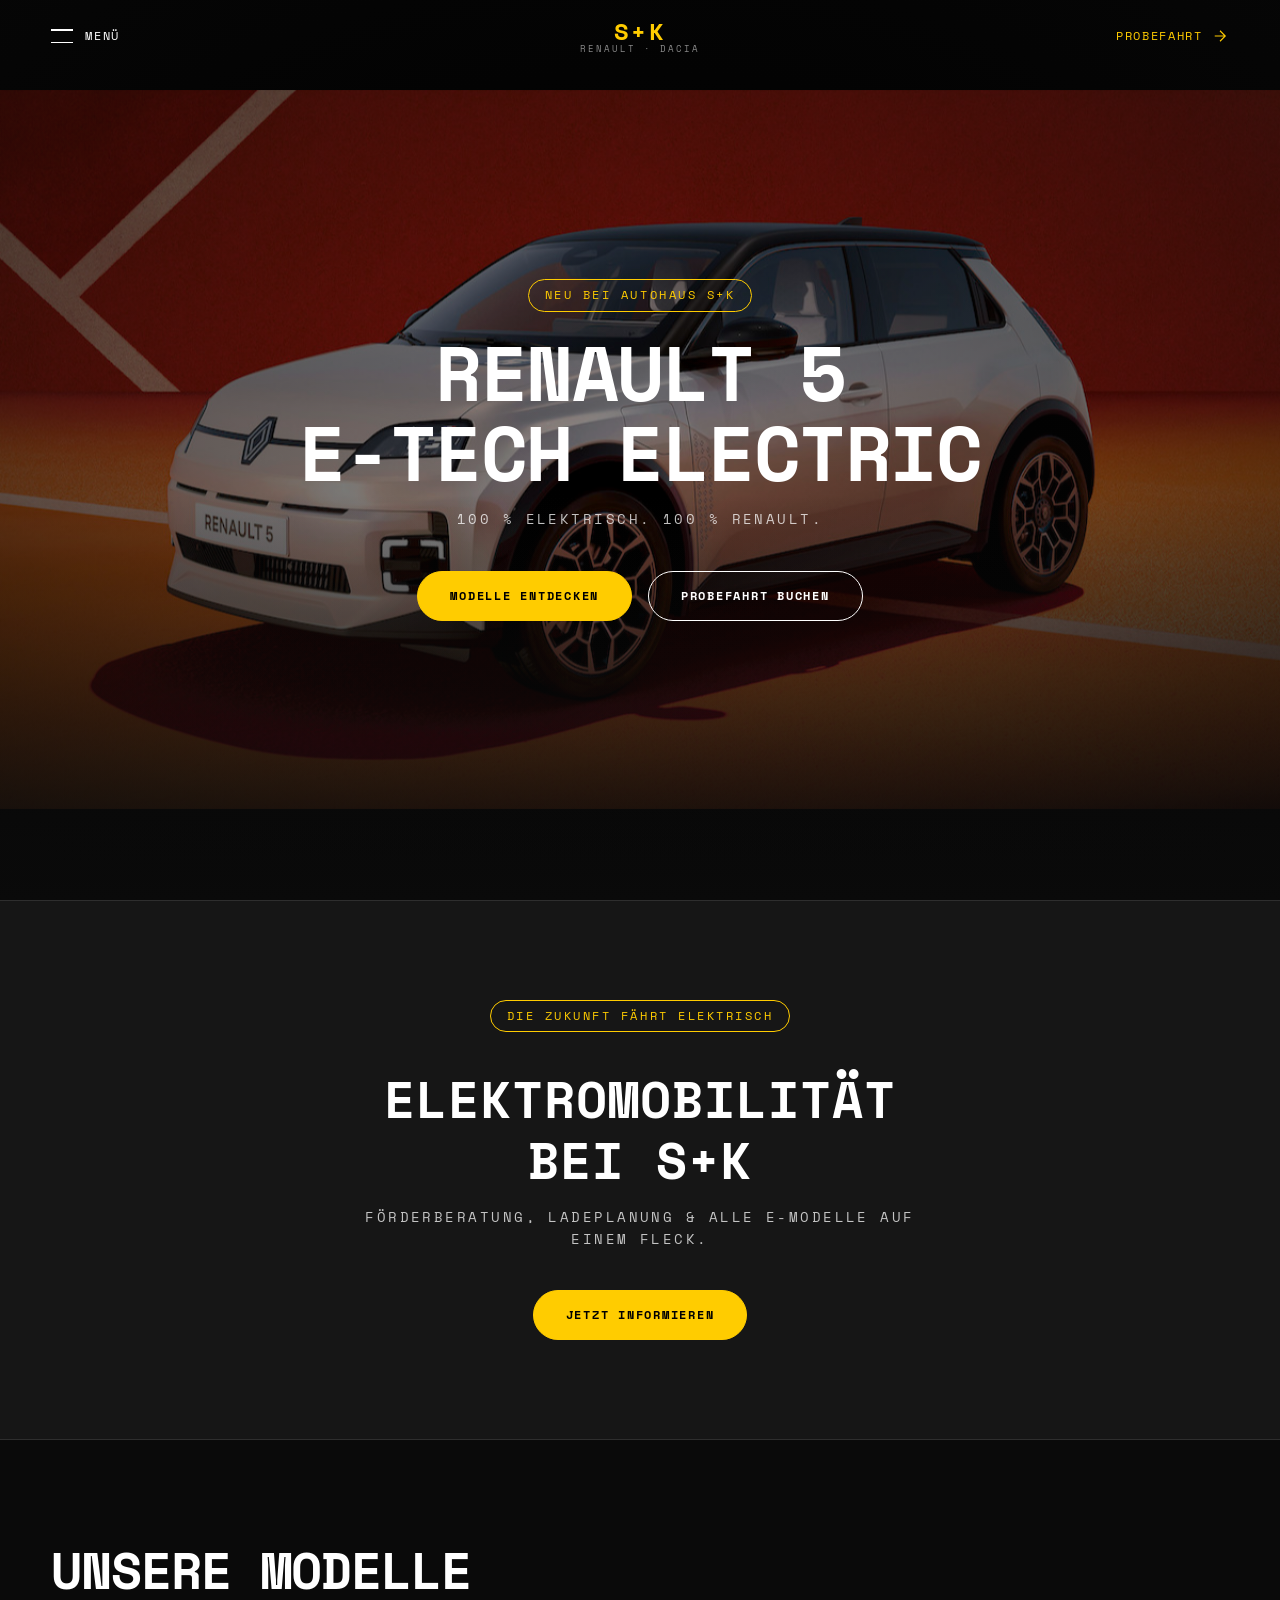
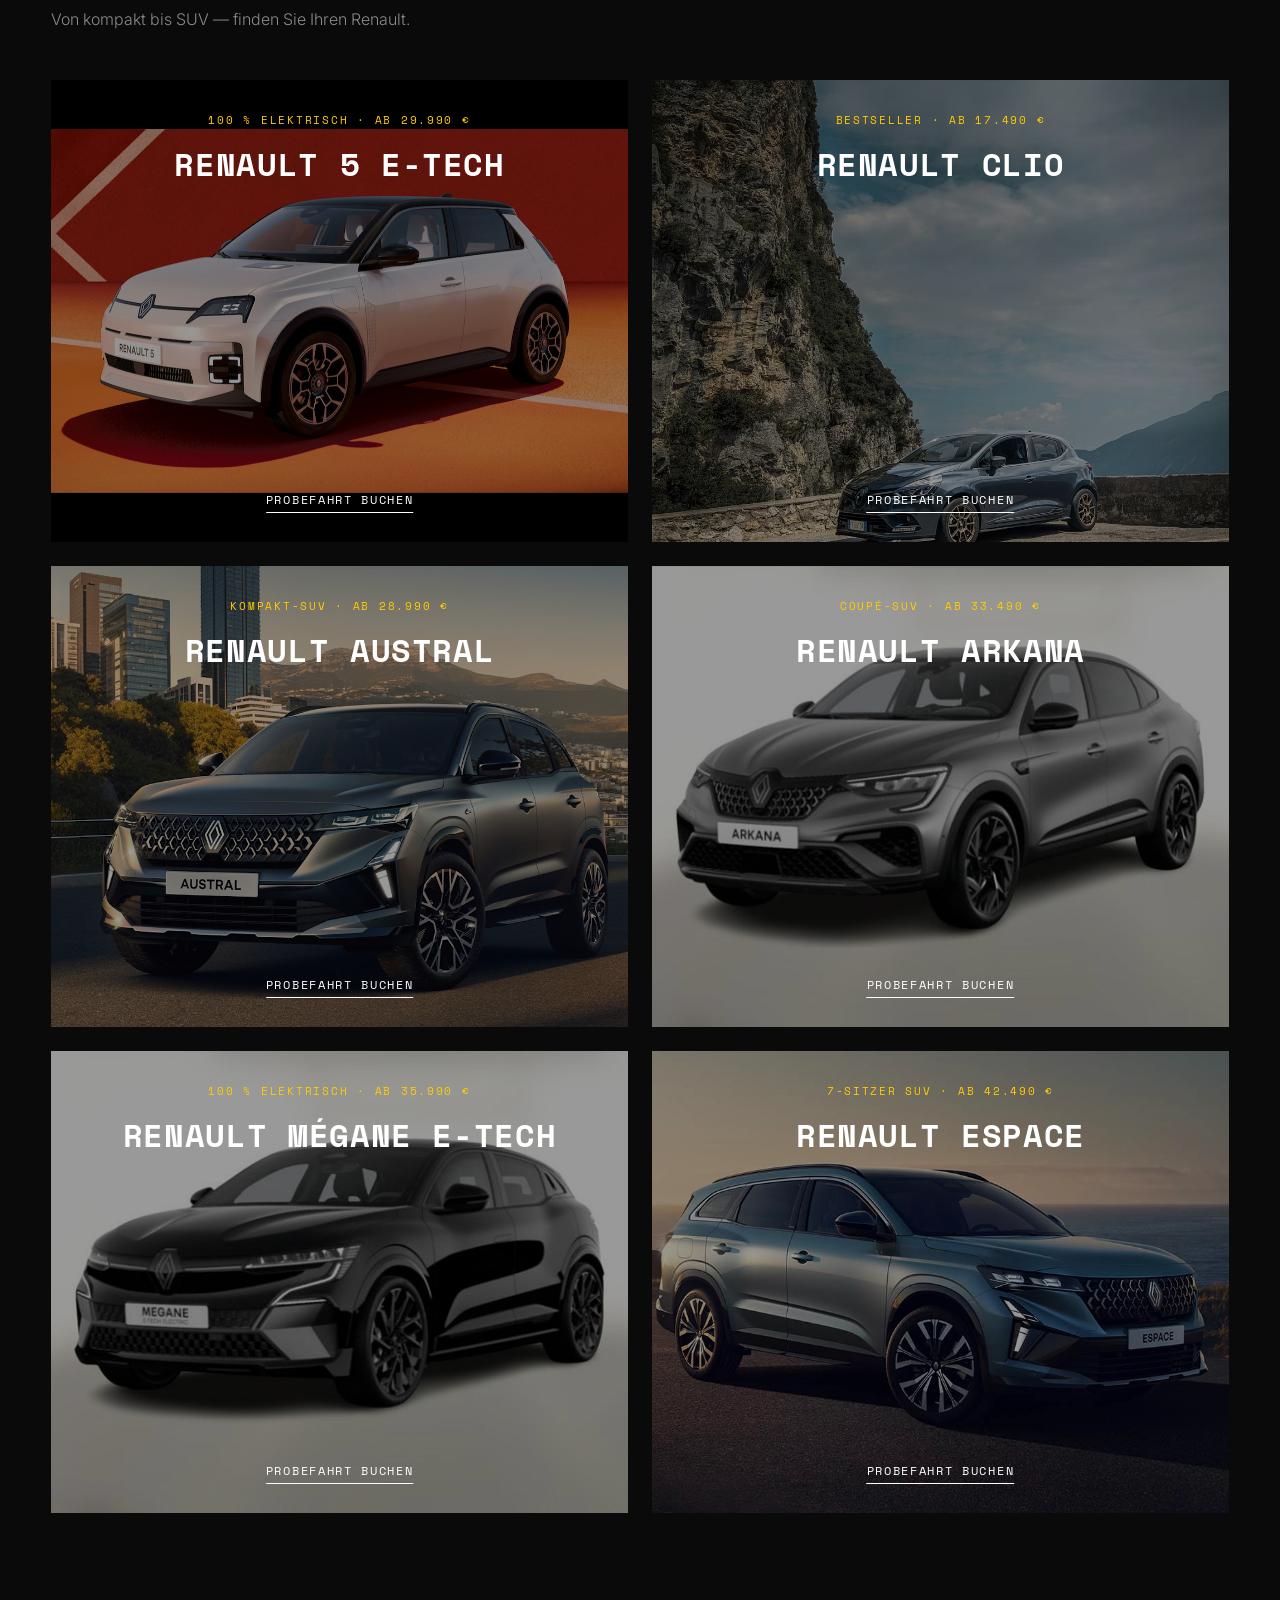
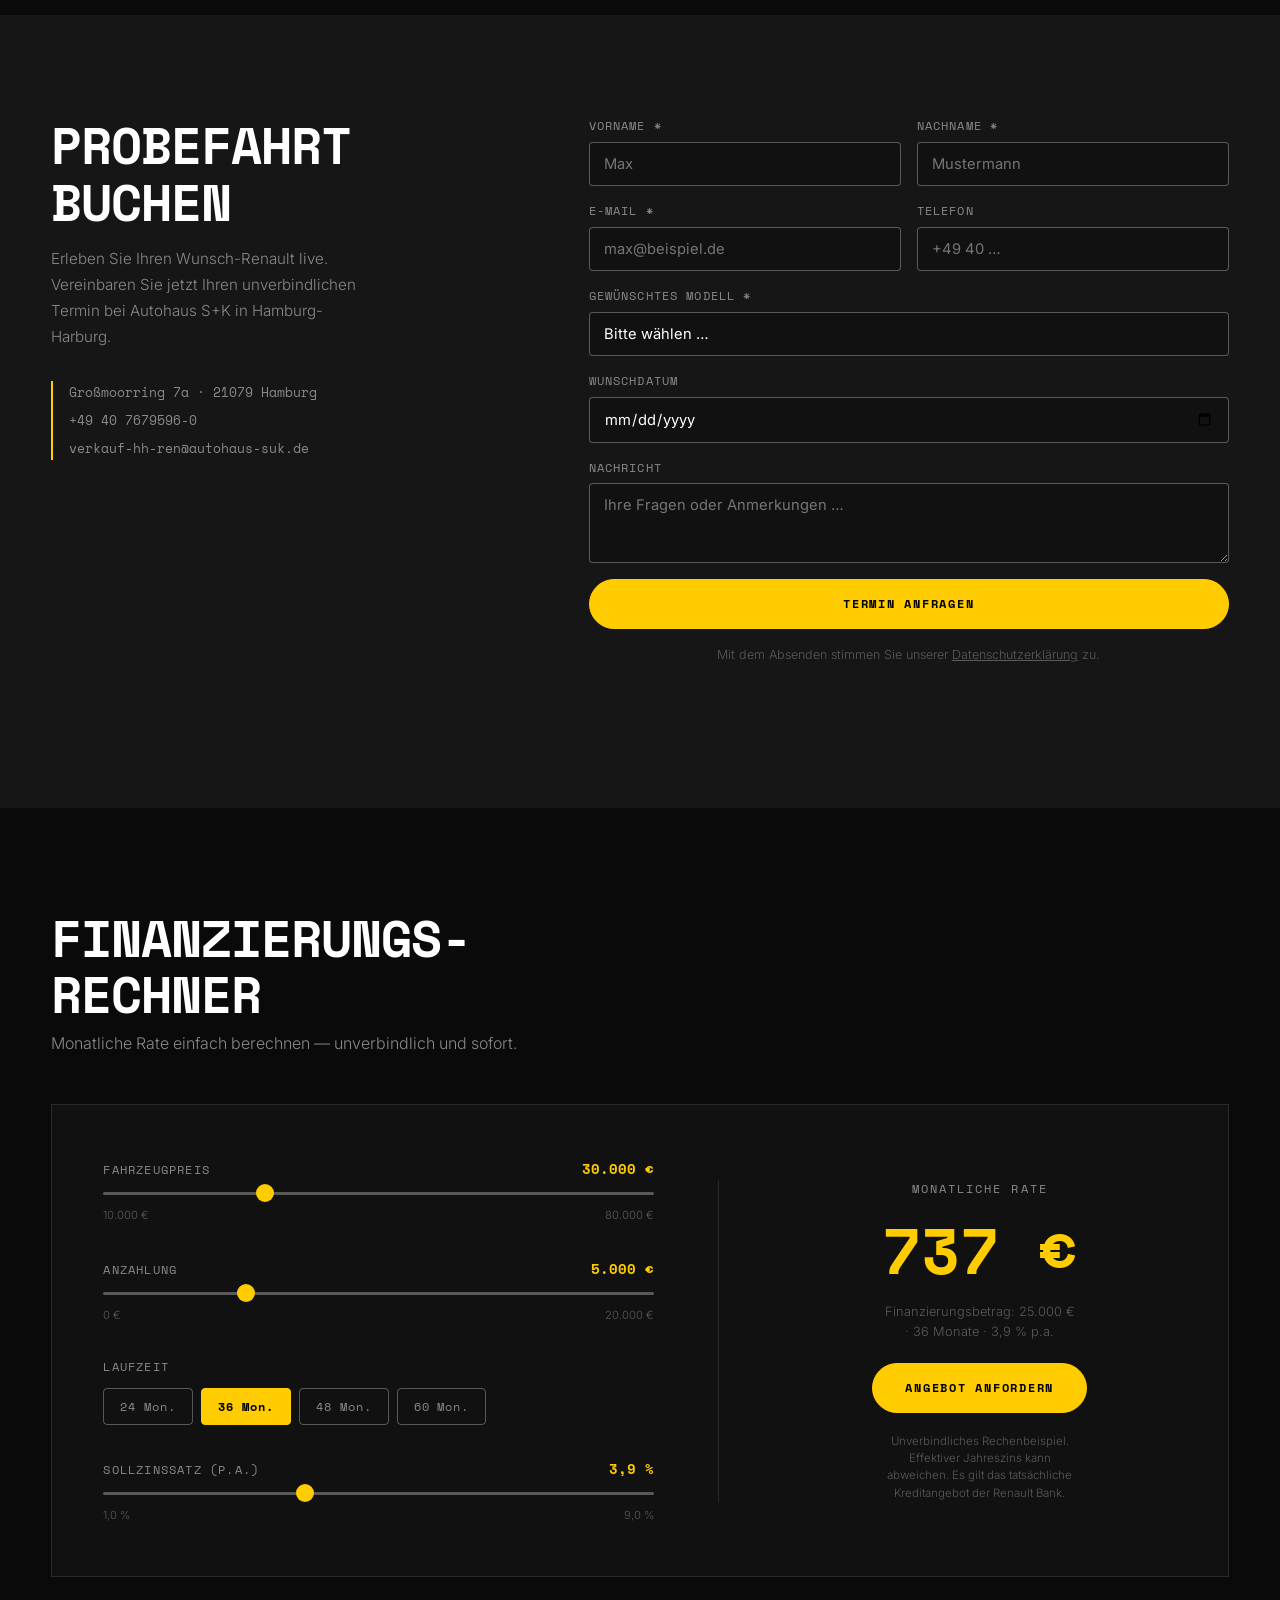
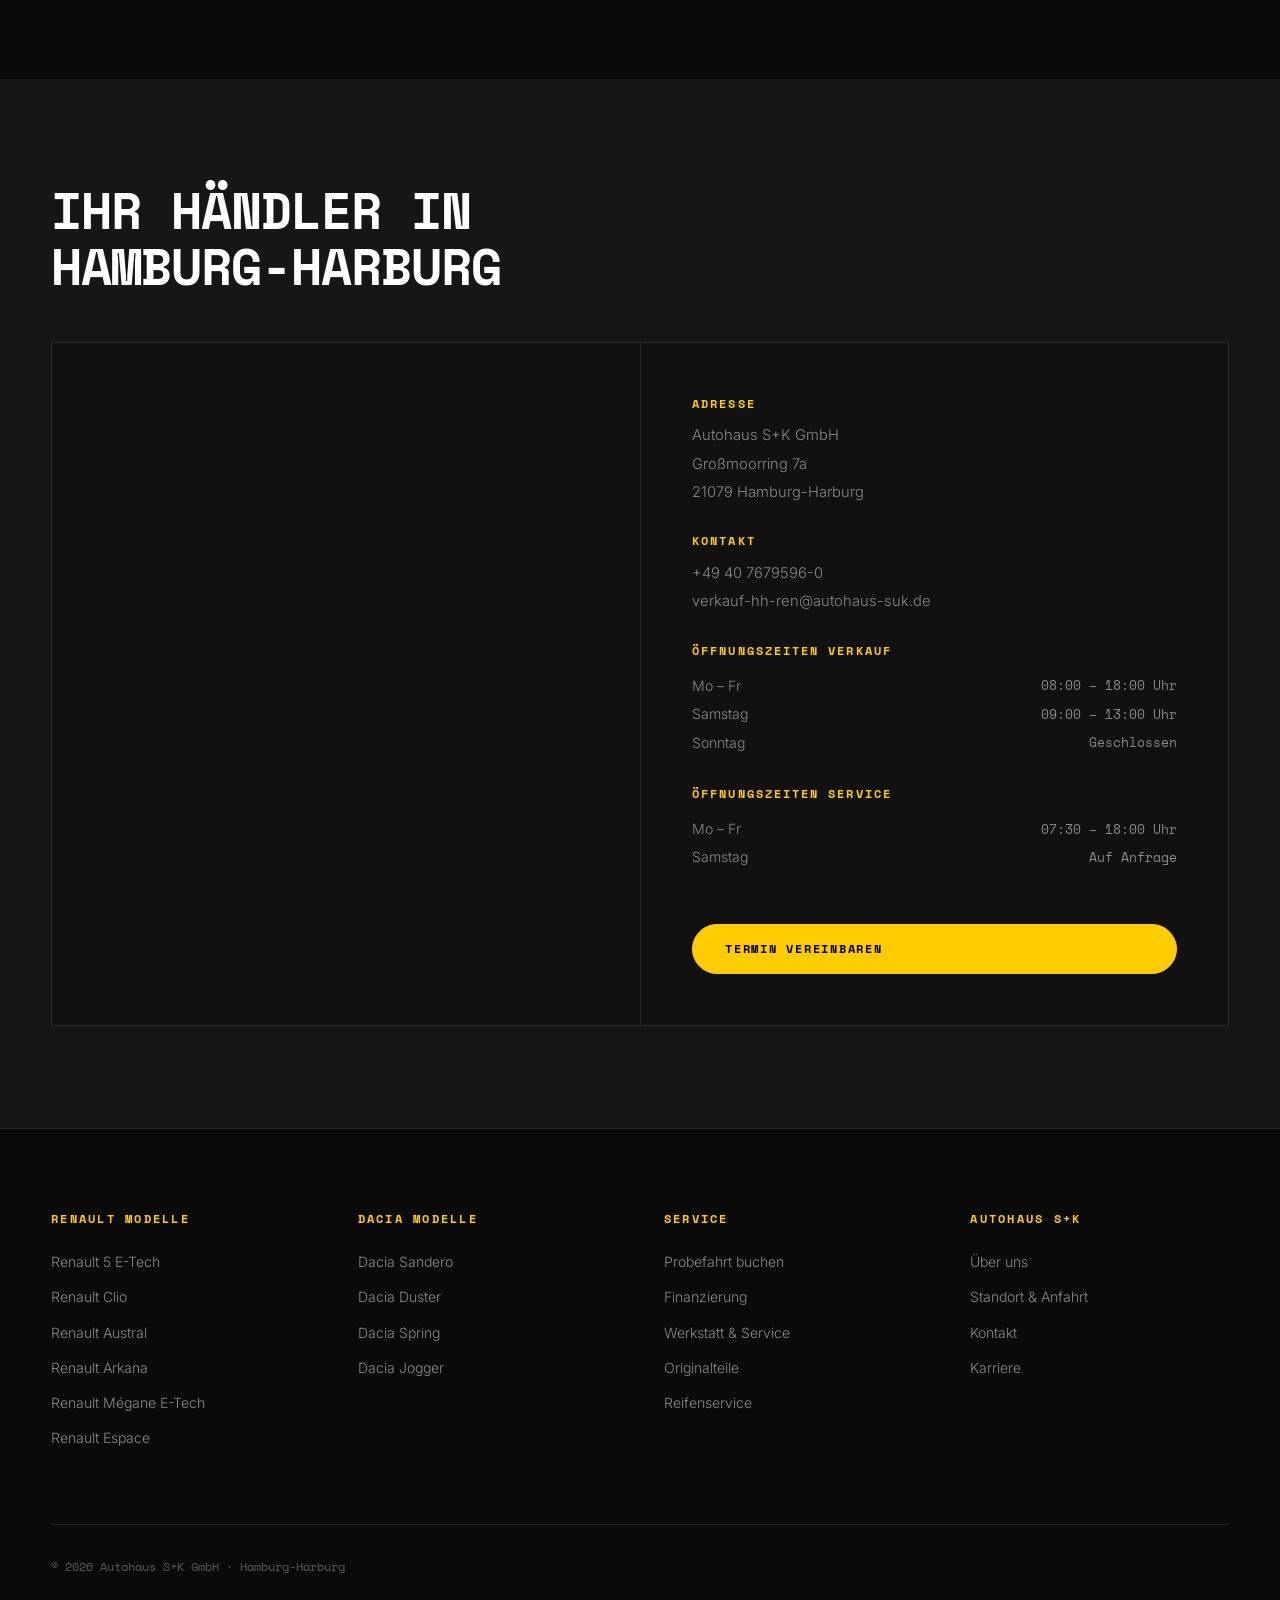
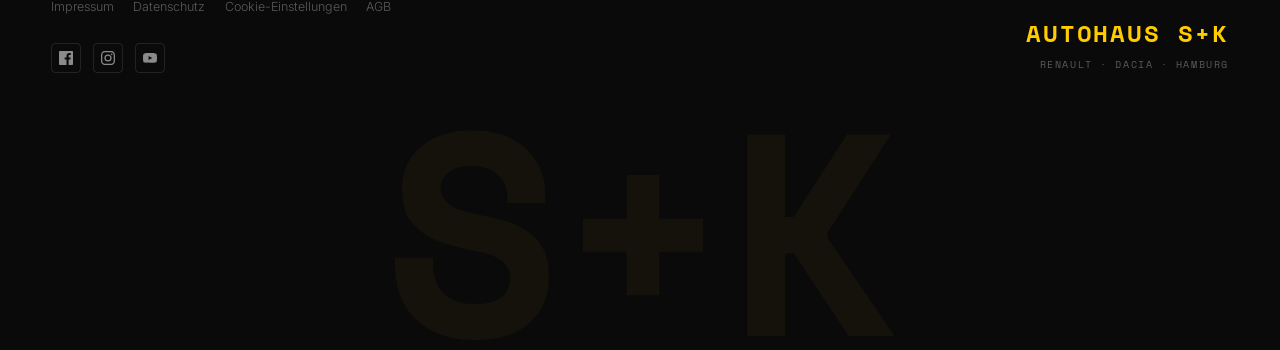
<file: renault/index.html>
<!DOCTYPE html>
<html lang="de">
<head>
<meta charset="UTF-8" />
<meta name="viewport" content="width=device-width, initial-scale=1.0" />
<meta name="description" content="Autohaus S+K GmbH – Ihr Renault & Dacia Partner in Hamburg-Harburg. Probefahrten, Finanzierung, Service." />
<title>Autohaus S+K | Renault &amp; Dacia Hamburg-Harburg</title>
<link rel="preconnect" href="https://fonts.googleapis.com">
<link rel="preconnect" href="https://fonts.gstatic.com" crossorigin>
<link href="https://fonts.googleapis.com/css2?family=Space+Mono:wght@400;700&family=Inter:wght@300;400;500;600;700;800&display=swap" rel="stylesheet">
<link rel="stylesheet" href="css/style.css" />
</head>
<body>

<!-- ========== HEADER ========== -->
<header class="site-header" id="siteHeader">
  <div class="header-inner">
    <button class="menu-toggle" id="menuToggle" aria-label="Menü öffnen">
      <span class="menu-icon"></span>
      <span class="menu-label">MENÜ</span>
    </button>
    <a href="#" class="brand-logo">
      <span class="brand-name">S+K</span>
      <span class="brand-sub">RENAULT · DACIA</span>
    </a>
    <a href="#probefahrt" class="store-link">
      <span>PROBEFAHRT</span>
      <svg viewBox="0 0 24 24" width="18" height="18" fill="none" stroke="currentColor" stroke-width="1.5"><path d="M5 12h14M12 5l7 7-7 7"/></svg>
    </a>
  </div>
</header>

<!-- ========== FULLSCREEN MENU ========== -->
<nav class="menu-overlay" id="menuOverlay" aria-hidden="true">
  <button class="menu-close" id="menuClose" aria-label="Menü schließen">&times;</button>
  <div class="menu-content">
    <ul class="menu-list">
      <li><a href="#modelle">Modelle</a></li>
      <li><a href="#elektro">E-Mobilität</a></li>
      <li><a href="#probefahrt">Probefahrt</a></li>
      <li><a href="#finanzierung">Finanzierung</a></li>
      <li><a href="#haendler">Händler</a></li>
      <li><a href="#kontakt">Kontakt</a></li>
    </ul>
  </div>
</nav>

<!-- ========== HERO ========== -->
<section class="hero hero-main" id="heroMain">
  <div class="hero-bg" style="background-image:url('IMG_2043.png')"></div>
  <div class="hero-overlay"></div>
  <div class="hero-content">
    <span class="hero-eyebrow">NEU BEI AUTOHAUS S+K</span>
    <h1 class="hero-title">RENAULT 5<br/>E-TECH ELECTRIC</h1>
    <p class="hero-subtitle">100 % ELEKTRISCH. 100 % RENAULT.</p>
    <div class="hero-actions">
      <a href="#modelle" class="btn btn-pill btn-accent">MODELLE ENTDECKEN</a>
      <a href="#probefahrt" class="btn btn-pill">PROBEFAHRT BUCHEN</a>
    </div>
  </div>
</section>

<!-- ========== E-MOBILITÄT TEASER ========== -->
<section class="hero hero-elektro" id="elektro">
  <div class="hero-content">
    <span class="hero-eyebrow">DIE ZUKUNFT FÄHRT ELEKTRISCH</span>
    <h2 class="mono-title">ELEKTROMOBILITÄT<br/>BEI S+K</h2>
    <p class="hero-subtitle">Förderberatung, Ladeplanung &amp; alle E-Modelle auf einem Fleck.</p>
    <a href="#probefahrt" class="btn btn-pill btn-accent">JETZT INFORMIEREN</a>
  </div>
</section>

<!-- ========== MODELLE ========== -->
<section class="modelle" id="modelle">
  <div class="container">
    <h2 class="section-title">UNSERE MODELLE</h2>
    <p class="section-subtitle">Von kompakt bis SUV — finden Sie Ihren Renault.</p>
    <div class="cars-grid">

      <article class="car-card reveal">
        <div class="car-img" style="background-image:url('IMG_2043.png')"></div>
        <div class="car-overlay">
          <span class="car-tagline">100 % ELEKTRISCH · AB 29.990 €</span>
          <h3 class="car-name">Renault 5 E-Tech</h3>
        </div>
        <a href="#probefahrt" class="learn-more car-learn">PROBEFAHRT BUCHEN</a>
      </article>

      <article class="car-card reveal">
        <div class="car-img" style="background-image:url('IMG_2036.jpeg')"></div>
        <div class="car-overlay">
          <span class="car-tagline">BESTSELLER · AB 17.490 €</span>
          <h3 class="car-name">Renault Clio</h3>
        </div>
        <a href="#probefahrt" class="learn-more car-learn">PROBEFAHRT BUCHEN</a>
      </article>

      <article class="car-card reveal">
        <div class="car-img" style="background-image:url('IMG_2038.jpeg')"></div>
        <div class="car-overlay">
          <span class="car-tagline">KOMPAKT-SUV · AB 28.990 €</span>
          <h3 class="car-name">Renault Austral</h3>
        </div>
        <a href="#probefahrt" class="learn-more car-learn">PROBEFAHRT BUCHEN</a>
      </article>

      <article class="car-card reveal">
        <div class="car-img" style="background-image:url('IMG_2039.jpeg'); background-color:#1a1a1a"></div>
        <div class="car-overlay">
          <span class="car-tagline">COUPÉ-SUV · AB 33.490 €</span>
          <h3 class="car-name">Renault Arkana</h3>
        </div>
        <a href="#probefahrt" class="learn-more car-learn">PROBEFAHRT BUCHEN</a>
      </article>

      <article class="car-card reveal">
        <div class="car-img" style="background-image:url('IMG_2040.jpeg'); background-color:#111"></div>
        <div class="car-overlay">
          <span class="car-tagline">100 % ELEKTRISCH · AB 35.990 €</span>
          <h3 class="car-name">Renault Mégane E-Tech</h3>
        </div>
        <a href="#probefahrt" class="learn-more car-learn">PROBEFAHRT BUCHEN</a>
      </article>

      <article class="car-card reveal">
        <div class="car-img" style="background-image:url('IMG_2041.jpeg')"></div>
        <div class="car-overlay">
          <span class="car-tagline">7-SITZER SUV · AB 42.490 €</span>
          <h3 class="car-name">Renault Espace</h3>
        </div>
        <a href="#probefahrt" class="learn-more car-learn">PROBEFAHRT BUCHEN</a>
      </article>

    </div>
  </div>
</section>

<!-- ========== PROBEFAHRT-FORMULAR ========== -->
<section class="probefahrt" id="probefahrt">
  <div class="container">
    <div class="probefahrt-grid reveal">
      <div class="probefahrt-text">
        <h2 class="section-title">PROBEFAHRT<br/>BUCHEN</h2>
        <p>Erleben Sie Ihren Wunsch-Renault live. Vereinbaren Sie jetzt Ihren unverbindlichen Termin bei Autohaus S+K in Hamburg-Harburg.</p>
        <div class="dealer-mini">
          <p>Großmoorring 7a · 21079 Hamburg</p>
          <p><a href="tel:+494076795960">+49 40 7679596-0</a></p>
          <p><a href="mailto:verkauf-hh-ren@autohaus-suk.de">verkauf-hh-ren@autohaus-suk.de</a></p>
        </div>
      </div>
      <form class="probefahrt-form" id="probefahrtForm" novalidate>
        <div class="form-row">
          <div class="form-group">
            <label for="vorname">Vorname *</label>
            <input type="text" id="vorname" name="vorname" required placeholder="Max" />
          </div>
          <div class="form-group">
            <label for="nachname">Nachname *</label>
            <input type="text" id="nachname" name="nachname" required placeholder="Mustermann" />
          </div>
        </div>
        <div class="form-row">
          <div class="form-group">
            <label for="email">E-Mail *</label>
            <input type="email" id="email" name="email" required placeholder="max@beispiel.de" />
          </div>
          <div class="form-group">
            <label for="telefon">Telefon</label>
            <input type="tel" id="telefon" name="telefon" placeholder="+49 40 …" />
          </div>
        </div>
        <div class="form-group">
          <label for="modell">Gewünschtes Modell *</label>
          <select id="modell" name="modell" required>
            <option value="">Bitte wählen …</option>
            <option>Renault 5 E-Tech Electric</option>
            <option>Renault Clio</option>
            <option>Renault Austral</option>
            <option>Renault Arkana</option>
            <option>Renault Mégane E-Tech</option>
            <option>Renault Espace</option>
            <option>Dacia Sandero</option>
            <option>Dacia Duster</option>
            <option>Dacia Spring</option>
            <option>Dacia Jogger</option>
          </select>
        </div>
        <div class="form-group">
          <label for="datum">Wunschdatum</label>
          <input type="date" id="datum" name="datum" />
        </div>
        <div class="form-group">
          <label for="nachricht">Nachricht</label>
          <textarea id="nachricht" name="nachricht" rows="3" placeholder="Ihre Fragen oder Anmerkungen …"></textarea>
        </div>
        <button type="submit" class="btn btn-pill btn-accent btn-full">TERMIN ANFRAGEN</button>
        <p class="form-legal">Mit dem Absenden stimmen Sie unserer <a href="#">Datenschutzerklärung</a> zu.</p>
        <div class="form-success" id="formSuccess" aria-live="polite"></div>
      </form>
    </div>
  </div>
</section>

<!-- ========== FINANZIERUNGSRECHNER ========== -->
<section class="finanzierung" id="finanzierung">
  <div class="container">
    <h2 class="section-title">FINANZIERUNGS-<br/>RECHNER</h2>
    <p class="section-subtitle">Monatliche Rate einfach berechnen — unverbindlich und sofort.</p>
    <div class="calc-grid reveal">
      <div class="calc-controls">

        <div class="calc-group">
          <div class="calc-label-row">
            <label for="preis">Fahrzeugpreis</label>
            <output id="preisOut">29.990 €</output>
          </div>
          <input type="range" id="preis" min="10000" max="80000" step="500" value="29990" />
          <div class="range-ends"><span>10.000 €</span><span>80.000 €</span></div>
        </div>

        <div class="calc-group">
          <div class="calc-label-row">
            <label for="anzahlung">Anzahlung</label>
            <output id="anzahlungOut">5.000 €</output>
          </div>
          <input type="range" id="anzahlung" min="0" max="20000" step="500" value="5000" />
          <div class="range-ends"><span>0 €</span><span>20.000 €</span></div>
        </div>

        <div class="calc-group">
          <label>Laufzeit</label>
          <div class="laufzeit-btns" id="laufzeitBtns">
            <button class="laufzeit-btn" data-months="24">24 Mon.</button>
            <button class="laufzeit-btn active" data-months="36">36 Mon.</button>
            <button class="laufzeit-btn" data-months="48">48 Mon.</button>
            <button class="laufzeit-btn" data-months="60">60 Mon.</button>
          </div>
        </div>

        <div class="calc-group">
          <div class="calc-label-row">
            <label for="zins">Sollzinssatz (p.a.)</label>
            <output id="zinsOut">3,9 %</output>
          </div>
          <input type="range" id="zins" min="1" max="9" step="0.1" value="3.9" />
          <div class="range-ends"><span>1,0 %</span><span>9,0 %</span></div>
        </div>

      </div>
      <div class="calc-result">
        <p class="calc-result-label">Monatliche Rate</p>
        <p class="calc-rate" id="calcRate">458 €</p>
        <p class="calc-detail" id="calcDetail">Finanzierungsbetrag: 24.990 € · 36 Monate · 3,9 % p.a.</p>
        <a href="#probefahrt" class="btn btn-pill btn-accent">ANGEBOT ANFORDERN</a>
        <p class="calc-legal">Unverbindliches Rechenbeispiel. Effektiver Jahreszins kann abweichen. Es gilt das tatsächliche Kreditangebot der Renault Bank.</p>
      </div>
    </div>
  </div>
</section>

<!-- ========== HÄNDLER-INFO ========== -->
<section class="haendler" id="haendler">
  <div class="container">
    <h2 class="section-title">IHR HÄNDLER IN<br/>HAMBURG-HARBURG</h2>
    <div class="haendler-grid reveal">
      <div class="haendler-map">
        <iframe
          src="https://maps.google.com/maps?q=53.456806,10.008992&z=17&output=embed&hl=de"
          width="100%" height="100%" style="border:0;" allowfullscreen="" loading="lazy"
          referrerpolicy="no-referrer-when-downgrade"
          title="Standort Autohaus S+K Hamburg-Harburg">
        </iframe>
      </div>
      <div class="haendler-info">
        <div class="info-block">
          <h3 class="info-heading">ADRESSE</h3>
          <p>Autohaus S+K GmbH</p>
          <p>Großmoorring 7a</p>
          <p>21079 Hamburg-Harburg</p>
        </div>
        <div class="info-block">
          <h3 class="info-heading">KONTAKT</h3>
          <p><a href="tel:+494076795960">+49 40 7679596-0</a></p>
          <p><a href="mailto:verkauf-hh-ren@autohaus-suk.de">verkauf-hh-ren@autohaus-suk.de</a></p>
        </div>
        <div class="info-block">
          <h3 class="info-heading">ÖFFNUNGSZEITEN VERKAUF</h3>
          <table class="hours-table">
            <tr><td>Mo – Fr</td><td>08:00 – 18:00 Uhr</td></tr>
            <tr><td>Samstag</td><td>09:00 – 13:00 Uhr</td></tr>
            <tr><td>Sonntag</td><td>Geschlossen</td></tr>
          </table>
        </div>
        <div class="info-block">
          <h3 class="info-heading">ÖFFNUNGSZEITEN SERVICE</h3>
          <table class="hours-table">
            <tr><td>Mo – Fr</td><td>07:30 – 18:00 Uhr</td></tr>
            <tr><td>Samstag</td><td>Auf Anfrage</td></tr>
          </table>
        </div>
        <a href="#probefahrt" class="btn btn-pill btn-accent" style="margin-top:1.5rem">TERMIN VEREINBAREN</a>
      </div>
    </div>
  </div>
</section>

<!-- ========== FOOTER ========== -->
<footer class="site-footer" id="kontakt">
  <div class="container">
    <div class="footer-grid">
      <div class="footer-col">
        <h4>RENAULT MODELLE</h4>
        <ul>
          <li><a href="#modelle">Renault 5 E-Tech</a></li>
          <li><a href="#modelle">Renault Clio</a></li>
          <li><a href="#modelle">Renault Austral</a></li>
          <li><a href="#modelle">Renault Arkana</a></li>
          <li><a href="#modelle">Renault Mégane E-Tech</a></li>
          <li><a href="#modelle">Renault Espace</a></li>
        </ul>
      </div>
      <div class="footer-col">
        <h4>DACIA MODELLE</h4>
        <ul>
          <li><a href="#modelle">Dacia Sandero</a></li>
          <li><a href="#modelle">Dacia Duster</a></li>
          <li><a href="#modelle">Dacia Spring</a></li>
          <li><a href="#modelle">Dacia Jogger</a></li>
        </ul>
      </div>
      <div class="footer-col" id="newsroom">
        <h4>SERVICE</h4>
        <ul>
          <li><a href="#probefahrt">Probefahrt buchen</a></li>
          <li><a href="#finanzierung">Finanzierung</a></li>
          <li><a href="#haendler">Werkstatt &amp; Service</a></li>
          <li><a href="#haendler">Originalteile</a></li>
          <li><a href="#haendler">Reifenservice</a></li>
        </ul>
      </div>
      <div class="footer-col" id="dealer">
        <h4>AUTOHAUS S+K</h4>
        <ul>
          <li><a href="#haendler">Über uns</a></li>
          <li><a href="#haendler">Standort &amp; Anfahrt</a></li>
          <li><a href="#probefahrt">Kontakt</a></li>
          <li><a href="#probefahrt">Karriere</a></li>
        </ul>
      </div>
    </div>

    <div class="footer-bottom">
      <div class="footer-bottom-left">
        <p class="copyright">&copy; 2026 Autohaus S+K GmbH · Hamburg-Harburg</p>
        <ul class="legal-links">
          <li><a href="#">Impressum</a></li>
          <li><a href="#">Datenschutz</a></li>
          <li><a href="#">Cookie-Einstellungen</a></li>
          <li><a href="#">AGB</a></li>
        </ul>
        <div class="socials">
          <a href="#" aria-label="Facebook"><svg width="20" height="20" viewBox="0 0 24 24" fill="currentColor"><path d="M22.675 0H1.325C.593 0 0 .593 0 1.325v21.351C0 23.407.593 24 1.325 24H12.82V14.706h-3.13v-3.622h3.13V8.413c0-3.1 1.894-4.788 4.66-4.788 1.325 0 2.464.099 2.795.143v3.24l-1.918.001c-1.504 0-1.795.715-1.795 1.763v2.313h3.587l-.467 3.622h-3.12V24h6.116c.73 0 1.323-.593 1.323-1.325V1.325C24 .593 23.407 0 22.675 0z"/></svg></a>
          <a href="#" aria-label="Instagram"><svg width="20" height="20" viewBox="0 0 24 24" fill="currentColor"><path d="M12 2.16c3.2 0 3.58.01 4.85.07 1.17.05 1.8.25 2.23.41.56.22.96.48 1.38.9.42.42.68.82.9 1.38.16.42.36 1.06.41 2.23.06 1.27.07 1.65.07 4.85s-.01 3.58-.07 4.85c-.05 1.17-.25 1.8-.41 2.23a3.7 3.7 0 0 1-.9 1.38c-.42.42-.82.68-1.38.9-.42.16-1.06.36-2.23.41-1.27.06-1.65.07-4.85.07s-3.58-.01-4.85-.07c-1.17-.05-1.8-.25-2.23-.41a3.7 3.7 0 0 1-1.38-.9 3.7 3.7 0 0 1-.9-1.38c-.16-.42-.36-1.06-.41-2.23-.06-1.27-.07-1.65-.07-4.85s.01-3.58.07-4.85c.05-1.17.25-1.8.41-2.23.22-.56.48-.96.9-1.38.42-.42.82-.68 1.38-.9.42-.16 1.06-.36 2.23-.41C8.42 2.17 8.8 2.16 12 2.16zM12 0C8.74 0 8.33.01 7.05.07 5.78.13 4.9.33 4.14.63a5.86 5.86 0 0 0-2.13 1.38A5.86 5.86 0 0 0 .63 4.14C.33 4.9.13 5.78.07 7.05.01 8.33 0 8.74 0 12s.01 3.67.07 4.95c.06 1.27.26 2.15.56 2.91.31.79.73 1.46 1.38 2.13.66.66 1.34 1.07 2.13 1.38.76.3 1.64.5 2.91.56C8.33 23.99 8.74 24 12 24s3.67-.01 4.95-.07c1.27-.06 2.15-.26 2.91-.56a5.86 5.86 0 0 0 2.13-1.38c.66-.66 1.07-1.34 1.38-2.13.3-.76.5-1.64.56-2.91.06-1.28.07-1.69.07-4.95s-.01-3.67-.07-4.95c-.06-1.27-.26-2.15-.56-2.91a5.86 5.86 0 0 0-1.38-2.13A5.86 5.86 0 0 0 19.86.63C19.1.33 18.22.13 16.95.07 15.67.01 15.26 0 12 0zm0 5.84A6.16 6.16 0 1 0 18.16 12 6.16 6.16 0 0 0 12 5.84zM12 16a4 4 0 1 1 4-4 4 4 0 0 1-4 4zm6.4-11.85a1.44 1.44 0 1 0 1.44 1.44 1.44 1.44 0 0 0-1.44-1.44z"/></svg></a>
          <a href="#" aria-label="YouTube"><svg width="20" height="20" viewBox="0 0 24 24" fill="currentColor"><path d="M23.5 6.2a3 3 0 0 0-2.12-2.12C19.5 3.55 12 3.55 12 3.55s-7.5 0-9.38.53A3 3 0 0 0 .5 6.2 31.4 31.4 0 0 0 0 12a31.4 31.4 0 0 0 .5 5.8 3 3 0 0 0 2.12 2.12c1.88.53 9.38.53 9.38.53s7.5 0 9.38-.53a3 3 0 0 0 2.12-2.12c.34-1.92.5-3.86.5-5.8a31.4 31.4 0 0 0-.5-5.8zM9.6 15.6V8.4l6.27 3.6z"/></svg></a>
        </div>
      </div>
      <div class="footer-bottom-right">
        <p class="footer-brand">AUTOHAUS S+K</p>
        <p class="footer-brand-sub">Renault · Dacia · Hamburg</p>
      </div>
    </div>
  </div>
  <div class="watermark">S+K</div>
</footer>

<script src="js/script.js"></script>
</body>
</html>
</file>
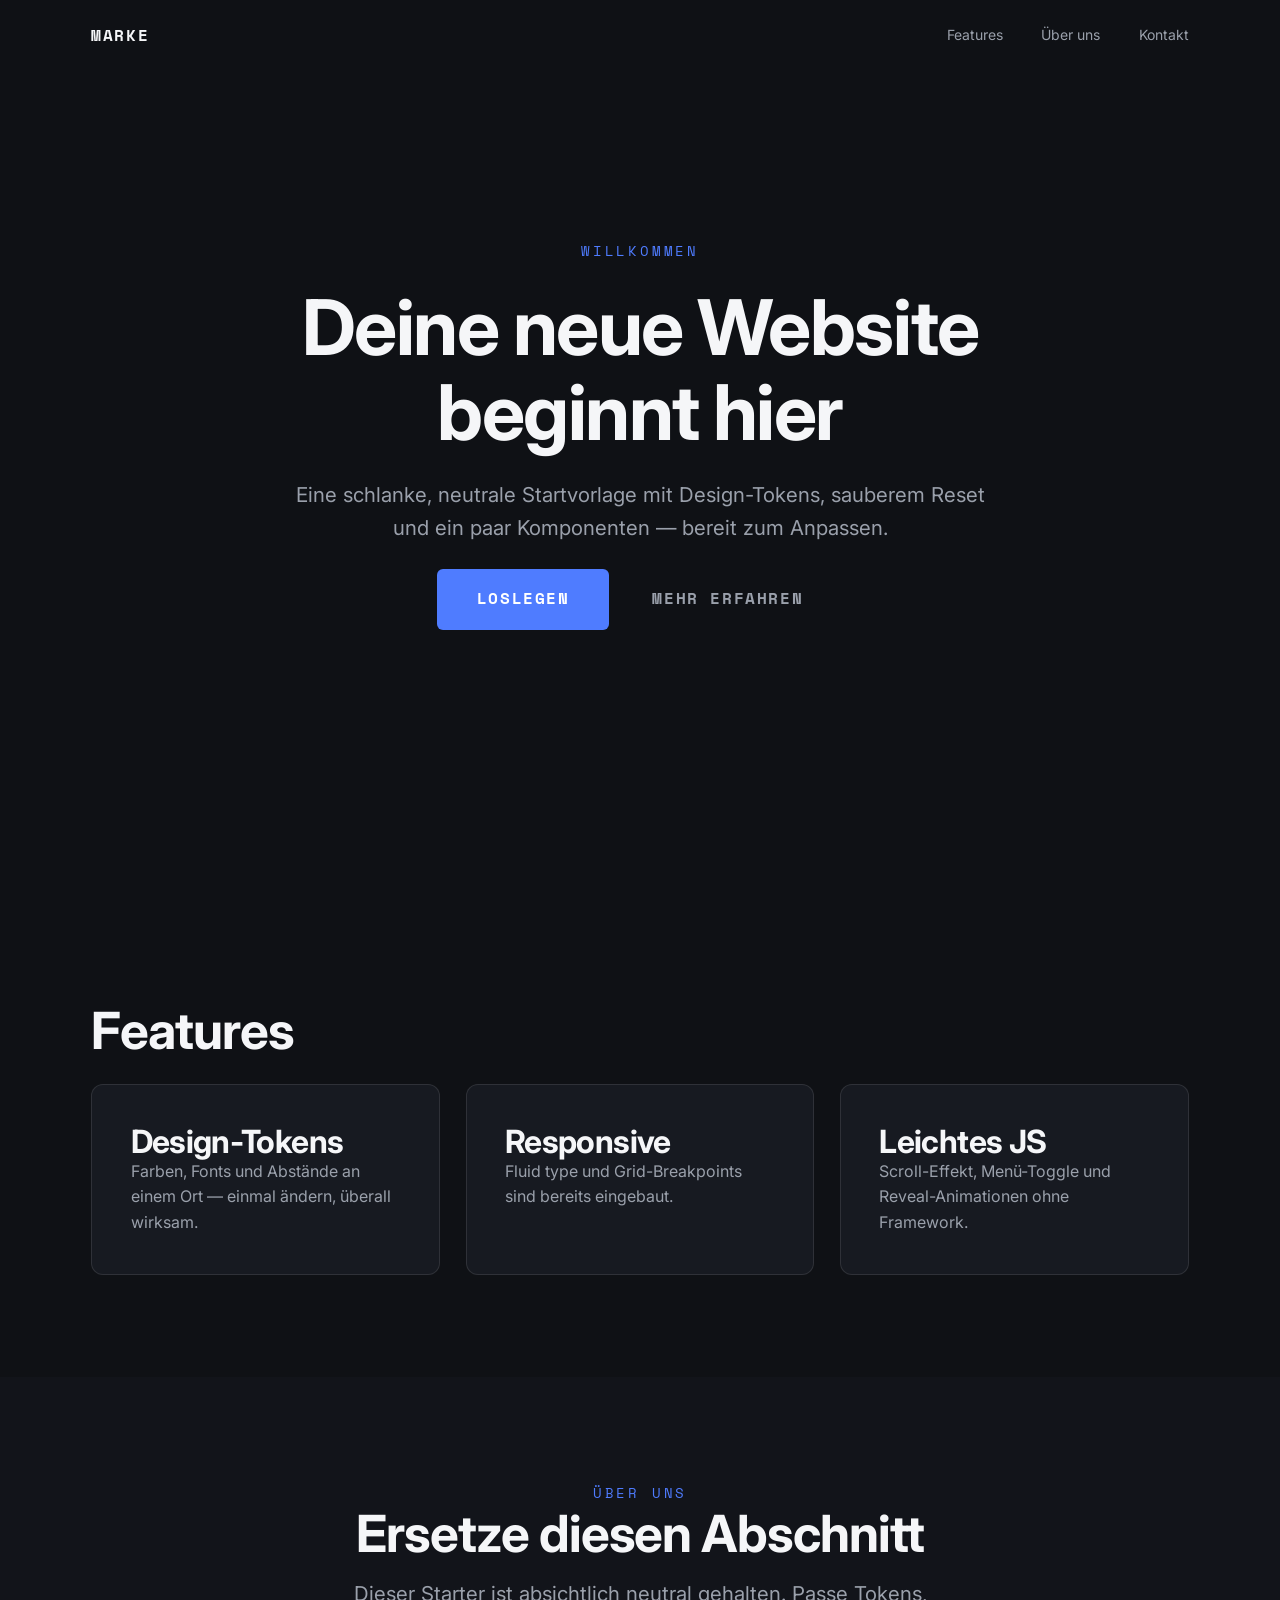
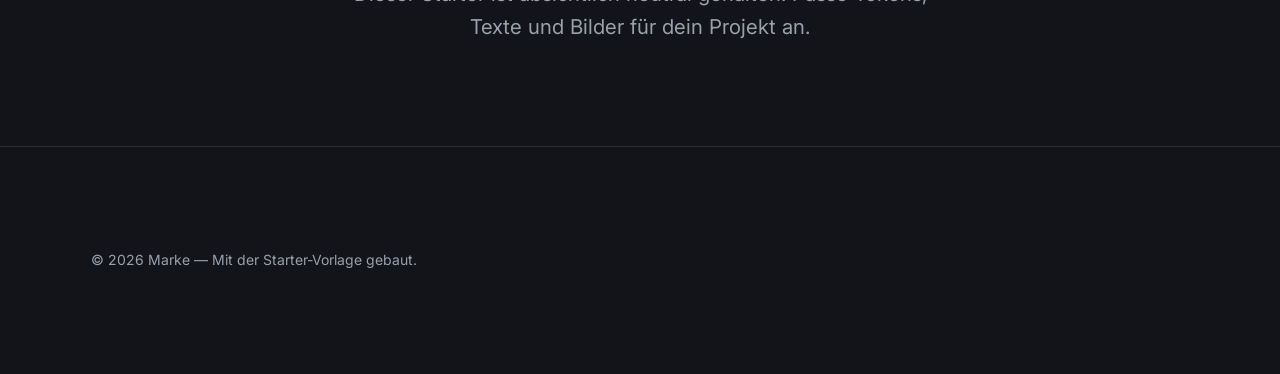
<file: starter/index.html>
<!DOCTYPE html>
<html lang="de">
<head>
  <meta charset="UTF-8" />
  <meta name="viewport" content="width=device-width, initial-scale=1.0" />
  <title>Starter — Neue Website</title>
  <meta name="description" content="Starter-Vorlage für neue Websites." />

  <!-- Fonts (optional — entfernen, wenn nicht gebraucht) -->
  <link rel="preconnect" href="https://fonts.googleapis.com" />
  <link rel="preconnect" href="https://fonts.gstatic.com" crossorigin />
  <link href="https://fonts.googleapis.com/css2?family=Inter:wght@400;500;700&family=Space+Mono:wght@400;700&display=swap" rel="stylesheet" />

  <!-- Nur diese eine Datei einbinden — sie importiert den Rest. -->
  <link rel="stylesheet" href="css/main.css" />
</head>
<body>

  <!-- ===== Header ===== -->
  <header class="site-header">
    <div class="container">
      <a href="#" class="logo">Marke</a>
      <nav class="nav">
        <a href="#features">Features</a>
        <a href="#about">Über uns</a>
        <a href="#contact">Kontakt</a>
      </nav>
      <button class="menu-toggle" aria-label="Menü" aria-expanded="false">☰</button>
    </div>
  </header>

  <main>
    <!-- ===== Hero ===== -->
    <section class="hero">
      <div class="container hero-inner reveal">
        <span class="eyebrow">Willkommen</span>
        <h1>Deine neue Website beginnt hier</h1>
        <p class="lead">Eine schlanke, neutrale Startvorlage mit Design-Tokens, sauberem Reset und ein paar Komponenten — bereit zum Anpassen.</p>
        <div>
          <a href="#features" class="btn btn-primary btn-lg">Loslegen</a>
          <a href="#about" class="btn btn-ghost btn-lg">Mehr erfahren</a>
        </div>
      </div>
    </section>

    <!-- ===== Features ===== -->
    <section id="features">
      <div class="container">
        <h2 class="section-title reveal">Features</h2>
        <div class="grid" style="margin-top: var(--gap)">
          <article class="card reveal">
            <h3>Design-Tokens</h3>
            <p>Farben, Fonts und Abstände an einem Ort — einmal ändern, überall wirksam.</p>
          </article>
          <article class="card reveal">
            <h3>Responsive</h3>
            <p>Fluid type und Grid-Breakpoints sind bereits eingebaut.</p>
          </article>
          <article class="card reveal">
            <h3>Leichtes JS</h3>
            <p>Scroll-Effekt, Menü-Toggle und Reveal-Animationen ohne Framework.</p>
          </article>
        </div>
      </div>
    </section>

    <!-- ===== About ===== -->
    <section id="about" style="background: var(--bg-section)">
      <div class="container reveal" style="max-width: 720px; text-align: center">
        <span class="eyebrow">Über uns</span>
        <h2 class="section-title">Ersetze diesen Abschnitt</h2>
        <p class="lead" style="margin-top: 1rem">Dieser Starter ist absichtlich neutral gehalten. Passe Tokens, Texte und Bilder für dein Projekt an.</p>
      </div>
    </section>
  </main>

  <!-- ===== Footer ===== -->
  <footer class="site-footer" id="contact">
    <div class="container">
      <p>© <span id="year"></span> Marke — Mit der Starter-Vorlage gebaut.</p>
    </div>
  </footer>

  <script src="js/main.js"></script>
  <script>document.getElementById('year').textContent = new Date().getFullYear();</script>
</body>
</html>
</file>
<file: renault/css/style.css>
/* ============================================
   AUTOHAUS S+K — DESIGN SYSTEM
   ============================================ */

:root {
  --bg: #0a0a0a;
  --bg-card: #111111;
  --bg-soft: #161616;
  --bg-section: #0f0f0f;
  --text: #ffffff;
  --text-muted: #8a8a8a;
  --text-dim: #5a5a5a;
  --accent: #FFCC00;
  --accent-dark: #e6b800;
  --accent-text: #000000;
  --border: rgba(255,255,255,0.10);
  --border-strong: rgba(255,255,255,0.30);

  --font-mono: 'Space Mono', 'Courier New', monospace;
  --font-sans: 'Inter', system-ui, sans-serif;

  --header-h: 72px;
  --max-w: 1440px;
  --pad-x: clamp(20px, 4vw, 64px);
  --section-pad: clamp(4rem, 8vw, 8rem);
}

/* ============================================
   RESET
   ============================================ */
*, *::before, *::after { box-sizing: border-box; margin: 0; padding: 0; }
html { scroll-behavior: smooth; }
body {
  background: var(--bg);
  color: var(--text);
  font-family: var(--font-sans);
  font-weight: 300;
  line-height: 1.6;
  overflow-x: hidden;
  -webkit-font-smoothing: antialiased;
}
a { color: inherit; text-decoration: none; }
ul { list-style: none; }
img { max-width: 100%; display: block; }
button { background: none; border: none; cursor: pointer; color: inherit; font: inherit; }

.container {
  max-width: var(--max-w);
  margin: 0 auto;
  padding: 0 var(--pad-x);
}

/* ============================================
   TYPOGRAPHY
   ============================================ */
.section-title {
  font-family: var(--font-mono);
  font-weight: 700;
  font-size: clamp(2rem, 4vw, 3.5rem);
  letter-spacing: -0.02em;
  text-transform: uppercase;
  line-height: 1.1;
  margin-bottom: 1rem;
}
.section-subtitle {
  font-size: 1rem;
  color: var(--text-muted);
  margin-bottom: 3rem;
}
.mono-title {
  font-family: var(--font-mono);
  font-weight: 700;
  font-size: clamp(1.75rem, 3.5vw, 3rem);
  text-transform: uppercase;
  letter-spacing: 0.02em;
  line-height: 1.2;
}

/* ============================================
   BUTTONS
   ============================================ */
.btn-pill {
  display: inline-block;
  padding: 14px 32px;
  border: 1px solid var(--text);
  border-radius: 999px;
  font-family: var(--font-mono);
  font-size: 0.78rem;
  font-weight: 700;
  letter-spacing: 0.14em;
  text-transform: uppercase;
  color: var(--text);
  background: transparent;
  transition: all 0.3s ease;
  cursor: pointer;
  white-space: nowrap;
}
.btn-pill:hover {
  background: var(--text);
  color: var(--bg);
}
.btn-pill.btn-accent {
  background: var(--accent);
  border-color: var(--accent);
  color: var(--accent-text);
}
.btn-pill.btn-accent:hover {
  background: var(--accent-dark);
  border-color: var(--accent-dark);
}
.btn-full { width: 100%; text-align: center; }

.learn-more {
  font-family: var(--font-mono);
  font-size: 0.75rem;
  letter-spacing: 0.14em;
  text-transform: uppercase;
  border-bottom: 1px solid currentColor;
  padding-bottom: 3px;
  display: inline-block;
  transition: color 0.3s;
}
.learn-more:hover { color: var(--accent); border-color: var(--accent); }

/* ============================================
   HEADER
   ============================================ */
.site-header {
  position: fixed;
  top: 0; left: 0; right: 0;
  height: var(--header-h);
  z-index: 100;
  background: transparent;
  transition: background 0.4s ease, backdrop-filter 0.4s ease;
}
.site-header.scrolled {
  background: rgba(10,10,10,0.90);
  backdrop-filter: blur(12px);
}
.header-inner {
  height: 100%;
  display: grid;
  grid-template-columns: 1fr auto 1fr;
  align-items: center;
  padding: 0 var(--pad-x);
}
.menu-toggle {
  display: flex;
  align-items: center;
  gap: 12px;
  font-family: var(--font-mono);
  font-size: 0.78rem;
  letter-spacing: 0.14em;
  text-transform: uppercase;
}
.menu-icon {
  width: 22px;
  height: 14px;
  position: relative;
  display: inline-block;
}
.menu-icon::before, .menu-icon::after {
  content: '';
  position: absolute;
  left: 0; right: 0;
  height: 1.5px;
  background: var(--text);
  transition: transform 0.3s;
}
.menu-icon::before { top: 0; }
.menu-icon::after  { bottom: 0; }

.brand-logo {
  display: flex;
  flex-direction: column;
  align-items: center;
  line-height: 1;
  text-align: center;
}
.brand-name {
  font-family: var(--font-mono);
  font-weight: 700;
  font-size: 1.5rem;
  letter-spacing: 0.1em;
  color: var(--accent);
}
.brand-sub {
  font-family: var(--font-mono);
  font-size: 0.55rem;
  letter-spacing: 0.22em;
  color: var(--text-muted);
  text-transform: uppercase;
  margin-top: 2px;
}
.store-link {
  display: flex;
  align-items: center;
  gap: 8px;
  justify-self: end;
  font-family: var(--font-mono);
  font-size: 0.75rem;
  letter-spacing: 0.14em;
  text-transform: uppercase;
  color: var(--accent);
  transition: opacity 0.2s;
}
.store-link:hover { opacity: 0.75; }

/* ============================================
   FULLSCREEN MENU
   ============================================ */
.menu-overlay {
  position: fixed;
  inset: 0;
  background: rgba(10,10,10,0.97);
  z-index: 200;
  opacity: 0;
  visibility: hidden;
  transition: opacity 0.4s ease, visibility 0.4s;
}
.menu-overlay.open { opacity: 1; visibility: visible; }
.menu-close {
  position: absolute;
  top: 24px;
  right: var(--pad-x);
  font-size: 2.2rem;
  line-height: 1;
  color: var(--text-muted);
  transition: color 0.2s;
}
.menu-close:hover { color: var(--accent); }
.menu-content {
  height: 100%;
  display: flex;
  align-items: center;
  justify-content: center;
  padding: var(--pad-x);
}
.menu-list {
  display: flex;
  flex-direction: column;
  gap: 1.25rem;
  text-align: center;
}
.menu-list a {
  font-family: var(--font-mono);
  font-size: clamp(1.5rem, 4vw, 2.5rem);
  text-transform: uppercase;
  letter-spacing: 0.04em;
  transition: color 0.3s;
}
.menu-list a:hover { color: var(--accent); }

/* ============================================
   HERO — MAIN
   ============================================ */
.hero {
  position: relative;
  min-height: 100vh;
  display: flex;
  align-items: center;
  justify-content: center;
  text-align: center;
  overflow: hidden;
}
.hero-main .hero-bg {
  position: absolute;
  inset: 0;
  background: center/cover no-repeat;
  filter: brightness(0.55) saturate(1.2);
  animation: slow-zoom 20s ease-in-out infinite alternate;
}
@keyframes slow-zoom {
  from { transform: scale(1); }
  to   { transform: scale(1.07); }
}
.hero-overlay {
  position: absolute;
  inset: 0;
  background:
    radial-gradient(ellipse at center, transparent 10%, rgba(10,10,10,0.55) 100%),
    linear-gradient(to bottom, transparent 55%, var(--bg) 100%);
}
.hero-content {
  position: relative;
  z-index: 2;
  padding: 0 var(--pad-x);
  max-width: 900px;
}
.hero-eyebrow {
  display: inline-block;
  font-family: var(--font-mono);
  font-size: 0.72rem;
  letter-spacing: 0.22em;
  text-transform: uppercase;
  color: var(--accent);
  margin-bottom: 1.25rem;
  border: 1px solid var(--accent);
  padding: 6px 16px;
  border-radius: 999px;
}
.hero-title {
  font-family: var(--font-mono);
  font-weight: 700;
  font-size: clamp(2.2rem, 6vw, 5rem);
  letter-spacing: -0.02em;
  margin-bottom: 1rem;
  line-height: 1.05;
  text-transform: uppercase;
}
.hero-subtitle {
  font-family: var(--font-mono);
  font-size: 0.85rem;
  letter-spacing: 0.18em;
  text-transform: uppercase;
  color: rgba(255,255,255,0.75);
  margin-bottom: 2.5rem;
}
.hero-actions {
  display: flex;
  gap: 1rem;
  justify-content: center;
  flex-wrap: wrap;
}

/* ============================================
   HERO — E-MOBILITÄT TEASER
   ============================================ */
.hero-elektro {
  min-height: 60vh;
  background: var(--bg-soft);
  border-top: 1px solid var(--border);
  border-bottom: 1px solid var(--border);
}
.hero-elektro .hero-content { max-width: 700px; }
.hero-elektro .mono-title {
  font-size: clamp(1.8rem, 4vw, 3.5rem);
  margin: 1rem 0;
}

/* ============================================
   MODELLE / CAR GRID
   ============================================ */
.modelle {
  padding: var(--section-pad) 0;
  background: var(--bg);
}
.modelle .section-title { margin-bottom: 0.5rem; }
.cars-grid {
  display: grid;
  grid-template-columns: repeat(2, 1fr);
  gap: 1.5rem;
}
.car-card {
  position: relative;
  aspect-ratio: 5 / 4;
  overflow: hidden;
  background: #000;
  cursor: pointer;
}
.car-img {
  position: absolute;
  inset: 0;
  background-size: cover;
  background-position: center 40%;
  transition: transform 0.8s ease, filter 0.5s ease;
  filter: brightness(0.60);
}
.car-card:hover .car-img {
  transform: scale(1.05);
  filter: brightness(0.8);
}
.car-overlay {
  position: absolute;
  inset: 0;
  display: flex;
  flex-direction: column;
  align-items: center;
  justify-content: flex-start;
  text-align: center;
  padding: 2rem 1.5rem;
  z-index: 2;
}
.car-tagline {
  font-family: var(--font-mono);
  font-size: 0.68rem;
  letter-spacing: 0.16em;
  text-transform: uppercase;
  color: var(--accent);
  margin-bottom: 0.6rem;
}
.car-name {
  font-family: var(--font-mono);
  font-weight: 700;
  font-size: clamp(1.4rem, 2.5vw, 2.2rem);
  text-transform: uppercase;
  letter-spacing: 0.02em;
  color: #fff;
}
.car-learn {
  position: absolute;
  bottom: 1.8rem;
  left: 50%;
  transform: translateX(-50%);
  z-index: 3;
  white-space: nowrap;
}

/* ============================================
   PROBEFAHRT-FORMULAR
   ============================================ */
.probefahrt {
  padding: var(--section-pad) 0;
  background: var(--bg-soft);
}
.probefahrt-grid {
  display: grid;
  grid-template-columns: 1fr 1.4fr;
  gap: 5rem;
  align-items: start;
}
.probefahrt-text .section-title { margin-bottom: 1rem; }
.probefahrt-text p {
  color: var(--text-muted);
  font-size: 0.95rem;
  max-width: 36ch;
  margin-bottom: 2rem;
  line-height: 1.7;
}
.dealer-mini {
  border-left: 2px solid var(--accent);
  padding-left: 1rem;
}
.dealer-mini p {
  font-family: var(--font-mono);
  font-size: 0.82rem;
  color: var(--text-muted);
  margin-bottom: 0.35rem;
}
.dealer-mini a { color: var(--text-muted); transition: color 0.2s; }
.dealer-mini a:hover { color: var(--accent); }

.probefahrt-form { display: flex; flex-direction: column; gap: 1rem; }
.form-row { display: grid; grid-template-columns: 1fr 1fr; gap: 1rem; }
.form-group { display: flex; flex-direction: column; gap: 0.4rem; }
.form-group label {
  font-family: var(--font-mono);
  font-size: 0.72rem;
  letter-spacing: 0.1em;
  text-transform: uppercase;
  color: var(--text-muted);
}
.form-group input,
.form-group select,
.form-group textarea {
  background: var(--bg-card);
  border: 1px solid var(--border-strong);
  color: var(--text);
  padding: 12px 14px;
  font-family: var(--font-sans);
  font-size: 0.92rem;
  border-radius: 4px;
  outline: none;
  transition: border-color 0.2s;
  width: 100%;
}
.form-group input:focus,
.form-group select:focus,
.form-group textarea:focus { border-color: var(--accent); }
.form-group input.error,
.form-group select.error { border-color: #e55; }
.form-group select { appearance: none; cursor: pointer; }
.form-group textarea { resize: vertical; }
.form-legal {
  font-size: 0.78rem;
  color: var(--text-dim);
  text-align: center;
}
.form-legal a { text-decoration: underline; }
.form-success {
  text-align: center;
  font-family: var(--font-mono);
  font-size: 0.85rem;
  color: var(--accent);
  min-height: 1.5rem;
}

/* ============================================
   FINANZIERUNGSRECHNER
   ============================================ */
.finanzierung {
  padding: var(--section-pad) 0;
  background: var(--bg);
}
.finanzierung .section-title { margin-bottom: 0.5rem; }
.calc-grid {
  display: grid;
  grid-template-columns: 1.2fr 1fr;
  gap: 4rem;
  align-items: center;
  background: var(--bg-card);
  border: 1px solid var(--border);
  padding: clamp(2rem, 4vw, 3.5rem);
  margin-top: 3rem;
}
.calc-controls { display: flex; flex-direction: column; gap: 2rem; }
.calc-group { display: flex; flex-direction: column; gap: 0.75rem; }
.calc-label-row {
  display: flex;
  justify-content: space-between;
  align-items: baseline;
}
.calc-group label,
.calc-group > label {
  font-family: var(--font-mono);
  font-size: 0.75rem;
  letter-spacing: 0.1em;
  text-transform: uppercase;
  color: var(--text-muted);
}
.calc-group output {
  font-family: var(--font-mono);
  font-size: 0.9rem;
  font-weight: 700;
  color: var(--accent);
}
.calc-group input[type="range"] {
  -webkit-appearance: none;
  appearance: none;
  width: 100%;
  height: 3px;
  background: var(--border-strong);
  border-radius: 99px;
  outline: none;
  cursor: pointer;
}
.calc-group input[type="range"]::-webkit-slider-thumb {
  -webkit-appearance: none;
  appearance: none;
  width: 18px;
  height: 18px;
  border-radius: 50%;
  background: var(--accent);
  cursor: pointer;
  transition: transform 0.15s;
}
.calc-group input[type="range"]::-webkit-slider-thumb:hover { transform: scale(1.2); }
.calc-group input[type="range"]::-moz-range-thumb {
  width: 18px; height: 18px;
  border-radius: 50%;
  background: var(--accent);
  border: none;
  cursor: pointer;
}
.range-ends {
  display: flex;
  justify-content: space-between;
  font-size: 0.7rem;
  color: var(--text-dim);
}
.laufzeit-btns {
  display: flex;
  gap: 0.5rem;
  flex-wrap: wrap;
}
.laufzeit-btn {
  font-family: var(--font-mono);
  font-size: 0.75rem;
  letter-spacing: 0.08em;
  padding: 8px 16px;
  border: 1px solid var(--border-strong);
  border-radius: 4px;
  color: var(--text-muted);
  transition: all 0.2s;
  cursor: pointer;
}
.laufzeit-btn:hover { border-color: var(--accent); color: var(--accent); }
.laufzeit-btn.active {
  background: var(--accent);
  border-color: var(--accent);
  color: var(--accent-text);
  font-weight: 700;
}

.calc-result {
  display: flex;
  flex-direction: column;
  align-items: center;
  text-align: center;
  gap: 1.25rem;
  border-left: 1px solid var(--border);
  padding-left: 4rem;
}
.calc-result-label {
  font-family: var(--font-mono);
  font-size: 0.72rem;
  letter-spacing: 0.18em;
  text-transform: uppercase;
  color: var(--text-muted);
}
.calc-rate {
  font-family: var(--font-mono);
  font-weight: 700;
  font-size: clamp(3rem, 5vw, 4.5rem);
  color: var(--accent);
  line-height: 1;
}
.calc-detail {
  font-size: 0.8rem;
  color: var(--text-dim);
  max-width: 24ch;
}
.calc-legal {
  font-size: 0.72rem;
  color: var(--text-dim);
  max-width: 28ch;
  line-height: 1.5;
}

/* ============================================
   HÄNDLER-INFO
   ============================================ */
.haendler {
  padding: var(--section-pad) 0;
  background: var(--bg-soft);
}
.haendler-grid {
  display: grid;
  grid-template-columns: 1fr 1fr;
  gap: 0;
  border: 1px solid var(--border);
  margin-top: 3rem;
  overflow: hidden;
}
.haendler-map { min-height: 480px; background: var(--bg-card); }
.haendler-map iframe { display: block; height: 100%; min-height: 480px; filter: grayscale(0.3); }
.haendler-info {
  padding: clamp(2rem, 4vw, 3.5rem);
  background: var(--bg-card);
  display: flex;
  flex-direction: column;
  gap: 1.75rem;
  border-left: 1px solid var(--border);
}
.info-block { display: flex; flex-direction: column; gap: 0.3rem; }
.info-heading {
  font-family: var(--font-mono);
  font-weight: 700;
  font-size: 0.72rem;
  letter-spacing: 0.18em;
  color: var(--accent);
  text-transform: uppercase;
  margin-bottom: 0.4rem;
}
.info-block p {
  font-size: 0.92rem;
  color: var(--text-muted);
  line-height: 1.6;
}
.info-block a { color: var(--text-muted); transition: color 0.2s; }
.info-block a:hover { color: var(--accent); }
.hours-table { border-collapse: collapse; width: 100%; }
.hours-table td {
  font-size: 0.88rem;
  color: var(--text-muted);
  padding: 3px 0;
}
.hours-table td:last-child { text-align: right; font-family: var(--font-mono); font-size: 0.82rem; }

/* ============================================
   FOOTER
   ============================================ */
.site-footer {
  position: relative;
  background: var(--bg);
  padding: 5rem 0 0;
  border-top: 1px solid var(--border);
}
.footer-grid {
  display: grid;
  grid-template-columns: repeat(4, 1fr);
  gap: 3rem;
  margin-bottom: 4rem;
}
.footer-col h4 {
  font-family: var(--font-mono);
  font-weight: 700;
  font-size: 0.78rem;
  letter-spacing: 0.18em;
  margin-bottom: 1.25rem;
  text-transform: uppercase;
  color: var(--accent);
}
.footer-col ul li { margin-bottom: 0.6rem; }
.footer-col ul a {
  font-size: 0.88rem;
  color: var(--text-muted);
  transition: color 0.2s;
}
.footer-col ul a:hover { color: var(--text); }
.footer-bottom {
  display: grid;
  grid-template-columns: 1fr auto;
  gap: 2rem;
  padding: 2rem 0;
  border-top: 1px solid var(--border);
  align-items: end;
}
.copyright {
  font-family: var(--font-mono);
  font-size: 0.78rem;
  color: var(--text-dim);
  margin-bottom: 1rem;
}
.legal-links {
  display: flex;
  flex-wrap: wrap;
  gap: 0.4rem 1.2rem;
  margin-bottom: 1.5rem;
}
.legal-links a {
  font-size: 0.78rem;
  color: var(--text-dim);
  transition: color 0.2s;
}
.legal-links a:hover { color: var(--text-muted); }
.socials { display: flex; gap: 0.75rem; }
.socials a {
  width: 30px; height: 30px;
  border: 1px solid var(--border);
  display: inline-flex;
  align-items: center;
  justify-content: center;
  border-radius: 4px;
  color: var(--text-muted);
  transition: background 0.2s, color 0.2s, border-color 0.2s;
}
.socials a:hover { background: var(--accent); color: var(--accent-text); border-color: var(--accent); }
.socials svg { width: 14px; height: 14px; }
.footer-brand {
  font-family: var(--font-mono);
  font-weight: 700;
  font-size: 1.5rem;
  color: var(--accent);
  letter-spacing: 0.08em;
}
.footer-brand-sub {
  font-family: var(--font-mono);
  font-size: 0.65rem;
  color: var(--text-dim);
  letter-spacing: 0.15em;
  text-transform: uppercase;
  margin-top: 4px;
  text-align: right;
}
.watermark {
  font-family: var(--font-mono);
  font-weight: 700;
  font-size: clamp(8rem, 25vw, 18rem);
  letter-spacing: -0.02em;
  text-align: center;
  color: rgba(255,204,0,0.04);
  line-height: 0.85;
  overflow: hidden;
  user-select: none;
  pointer-events: none;
}

/* ============================================
   REVEAL ANIMATION
   ============================================ */
.reveal {
  opacity: 0;
  transform: translateY(24px);
  transition: opacity 0.7s ease, transform 0.7s ease;
}
.reveal.visible { opacity: 1; transform: translateY(0); }

/* ============================================
   RESPONSIVE
   ============================================ */
@media (max-width: 1024px) {
  .calc-grid { grid-template-columns: 1fr; gap: 2.5rem; }
  .calc-result { border-left: none; border-top: 1px solid var(--border); padding-left: 0; padding-top: 2.5rem; }
  .footer-grid { grid-template-columns: repeat(2, 1fr); }
  .haendler-grid { grid-template-columns: 1fr; }
  .haendler-map { min-height: 320px; }
  .haendler-map iframe { min-height: 320px; }
}

@media (max-width: 768px) {
  :root { --header-h: 60px; }
  .menu-label { display: none; }
  .store-link span { display: none; }
  .hero-actions { flex-direction: column; align-items: center; }
  .cars-grid { grid-template-columns: 1fr; }
  .probefahrt-grid { grid-template-columns: 1fr; gap: 2.5rem; }
  .form-row { grid-template-columns: 1fr; }
  .footer-grid { grid-template-columns: 1fr; gap: 2rem; }
  .footer-bottom { grid-template-columns: 1fr; }
  .footer-brand-sub { text-align: left; }
  .brand-sub { display: none; }
}

@media (max-width: 480px) {
  .brand-name { font-size: 1.2rem; }
  .btn-pill { padding: 12px 22px; font-size: 0.7rem; }
  .laufzeit-btns { gap: 0.4rem; }
  .laufzeit-btn { padding: 7px 12px; font-size: 0.7rem; }
}
</file>
<file: starter/css/main.css>
/* ============================================
   MAIN STYLESHEET — entry point
   Import order matters: tokens first, then reset,
   then everything that depends on them.
   Link only this file in your HTML.
   ============================================ */

@import url('tokens.css');
@import url('reset.css');
@import url('typography.css');
@import url('buttons.css');
@import url('layout.css');

/* ---------------------------------------------
   Project-specific styles go below this line.
   --------------------------------------------- */
</file>
